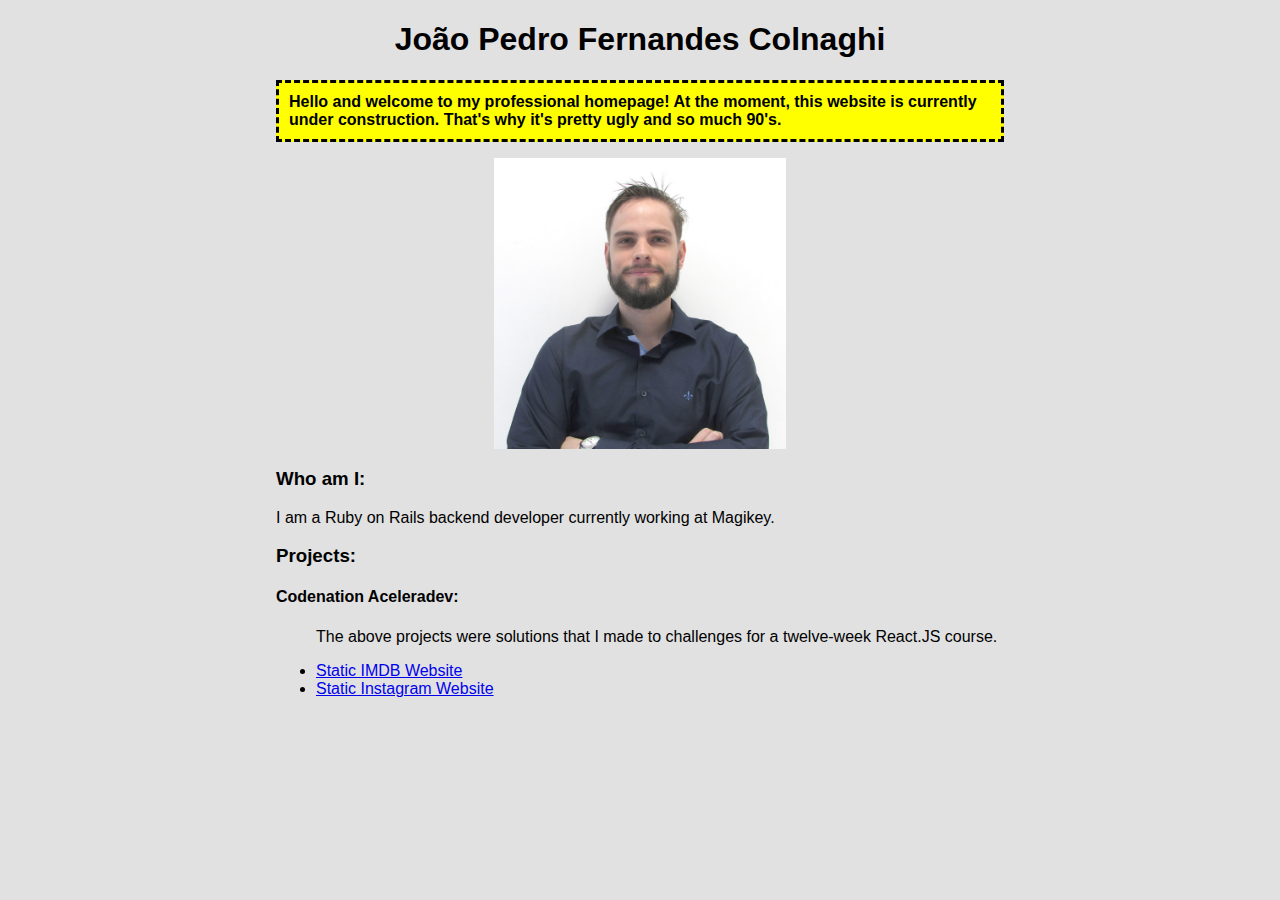
<file: index.html>
<!DOCTYPE html>
<html>
    <head>
        <meta charset="utf-8"> 
        <title>João Fernandes</title>
        <link rel="stylesheet" href="css/styles.css">
    </head>
    <body>
        <div class="container">
            <div>
                <h1>João Pedro Fernandes Colnaghi</h1>
            </div>
            <p class="construction">Hello and welcome to my professional homepage! At the moment, this website is currently under construction. That's why it's pretty ugly and so much 90's.</p>
            <img class="profile" src="images/profile_pic.png" alt="A picture of me">
            <div>
                <h3>Who am I:</h3>
    
    
                <p>I am a Ruby on Rails backend developer currently working at Magikey.</p>
                
            </div>
            <div>
                <h3>Projects:</h3>
                <h4>Codenation Aceleradev:</h3>
                <ul>
                    <p>The above projects were solutions that I made to challenges for a twelve-week React.JS course.</p>
                    <li>
                        <a href="static_imdb/imdb.html">Static IMDB Website</a>
                    </li>
                    <li>
                        <a href="static_instagram/instagram.html">Static Instagram Website</a>
                    </li>
                </ul>
            </div>
        </div>
    </body>
</html>
</file>
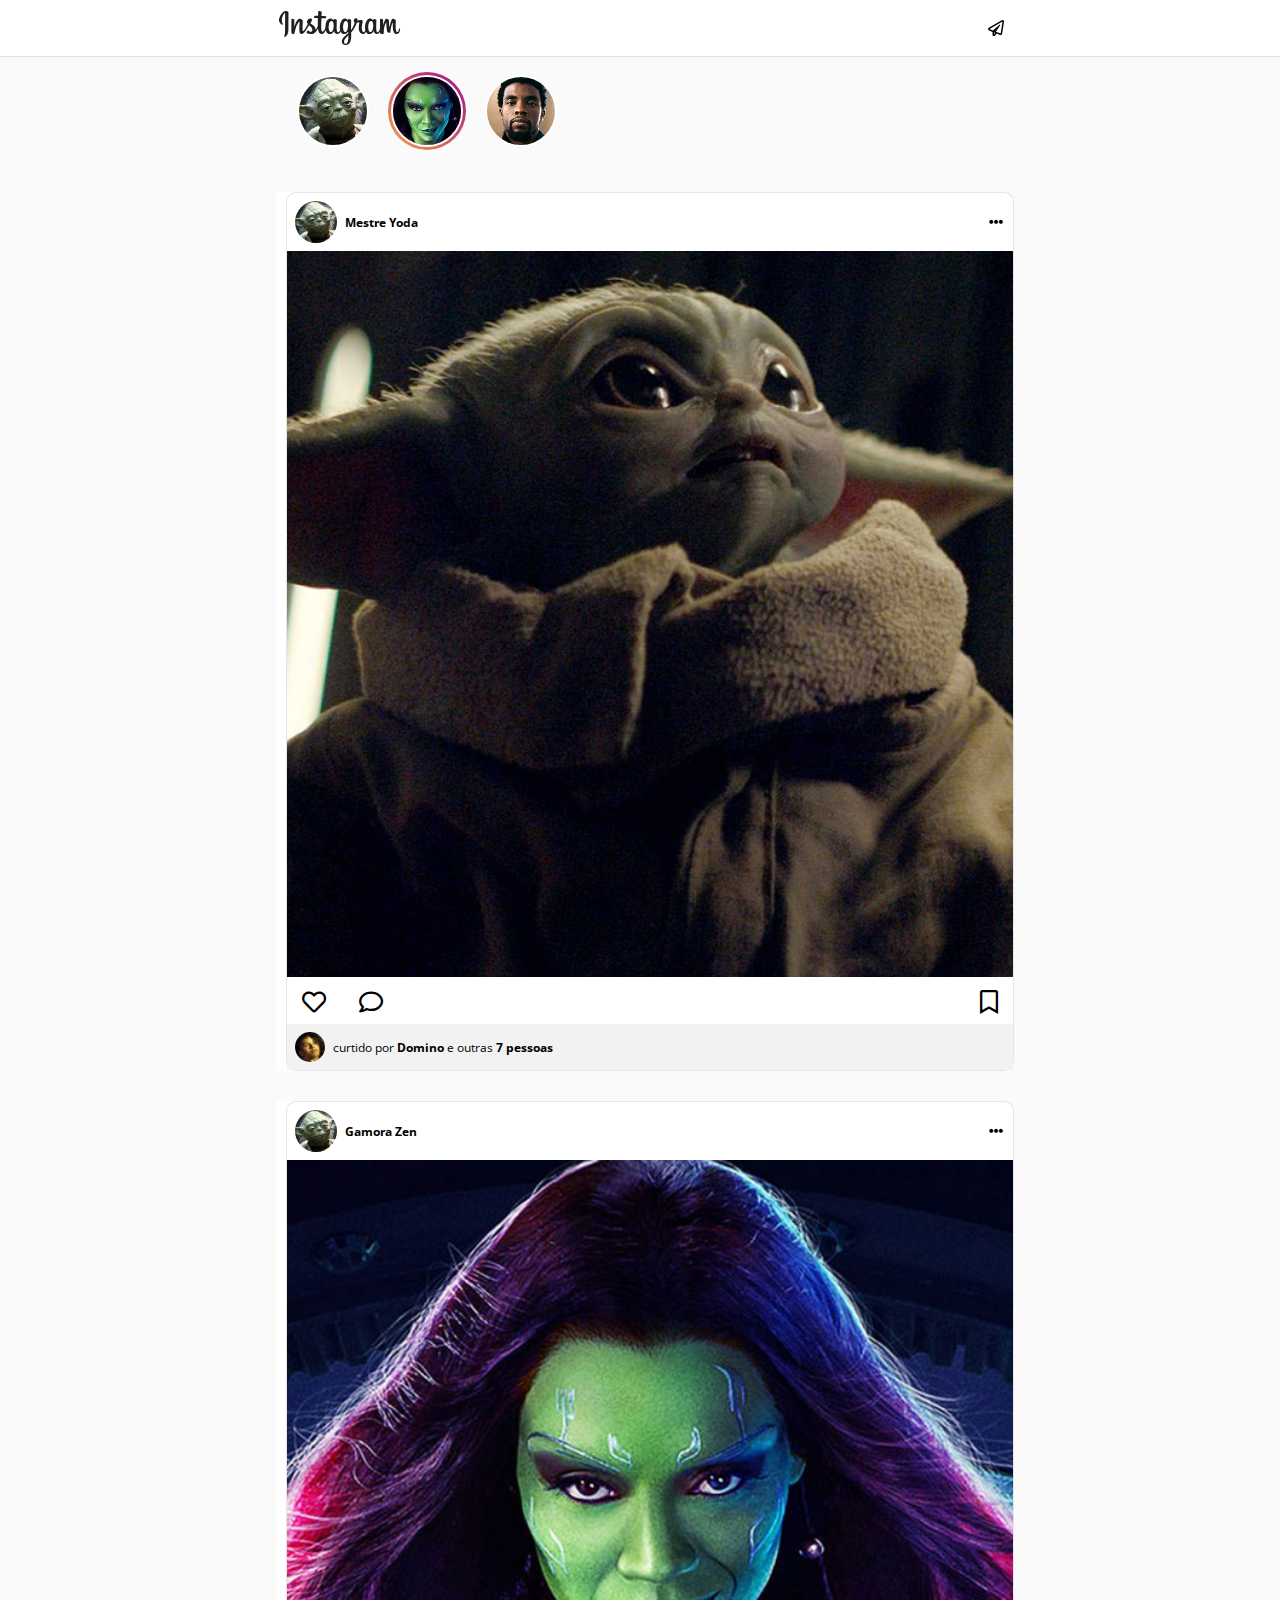
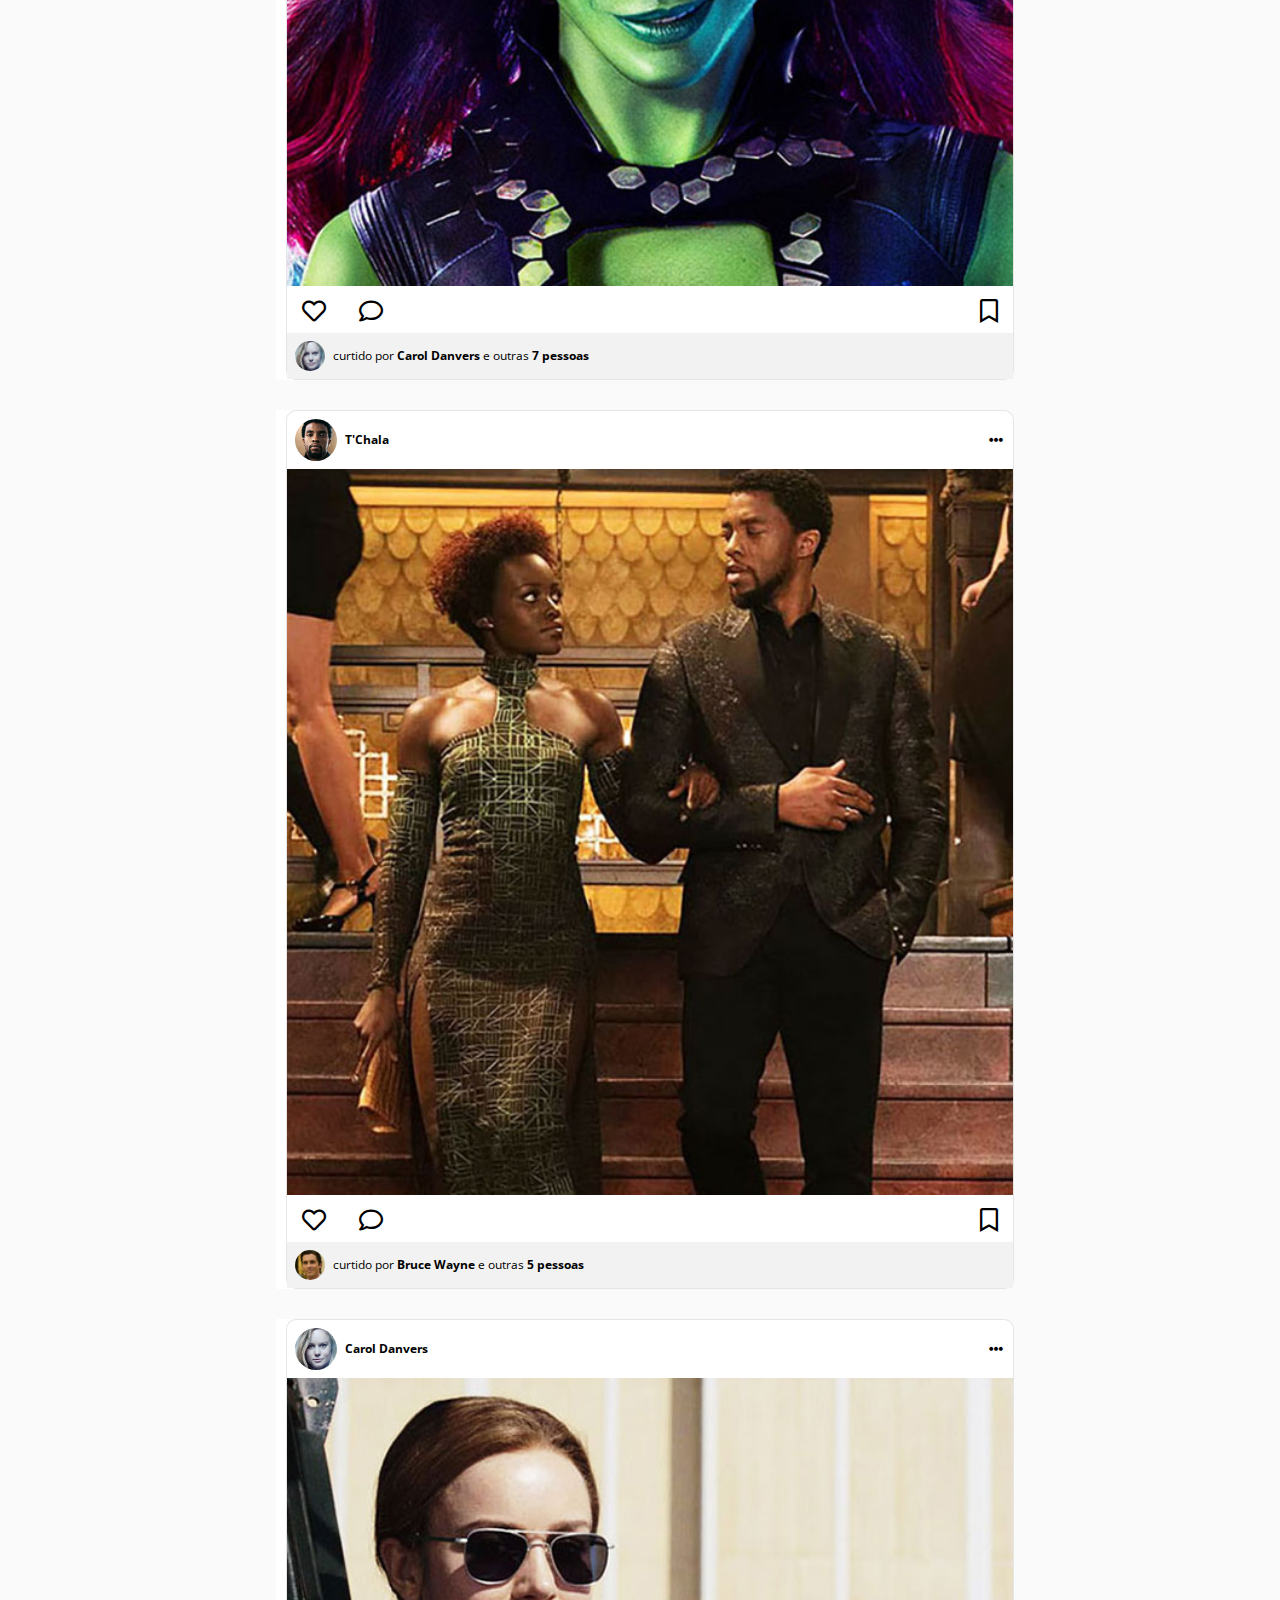
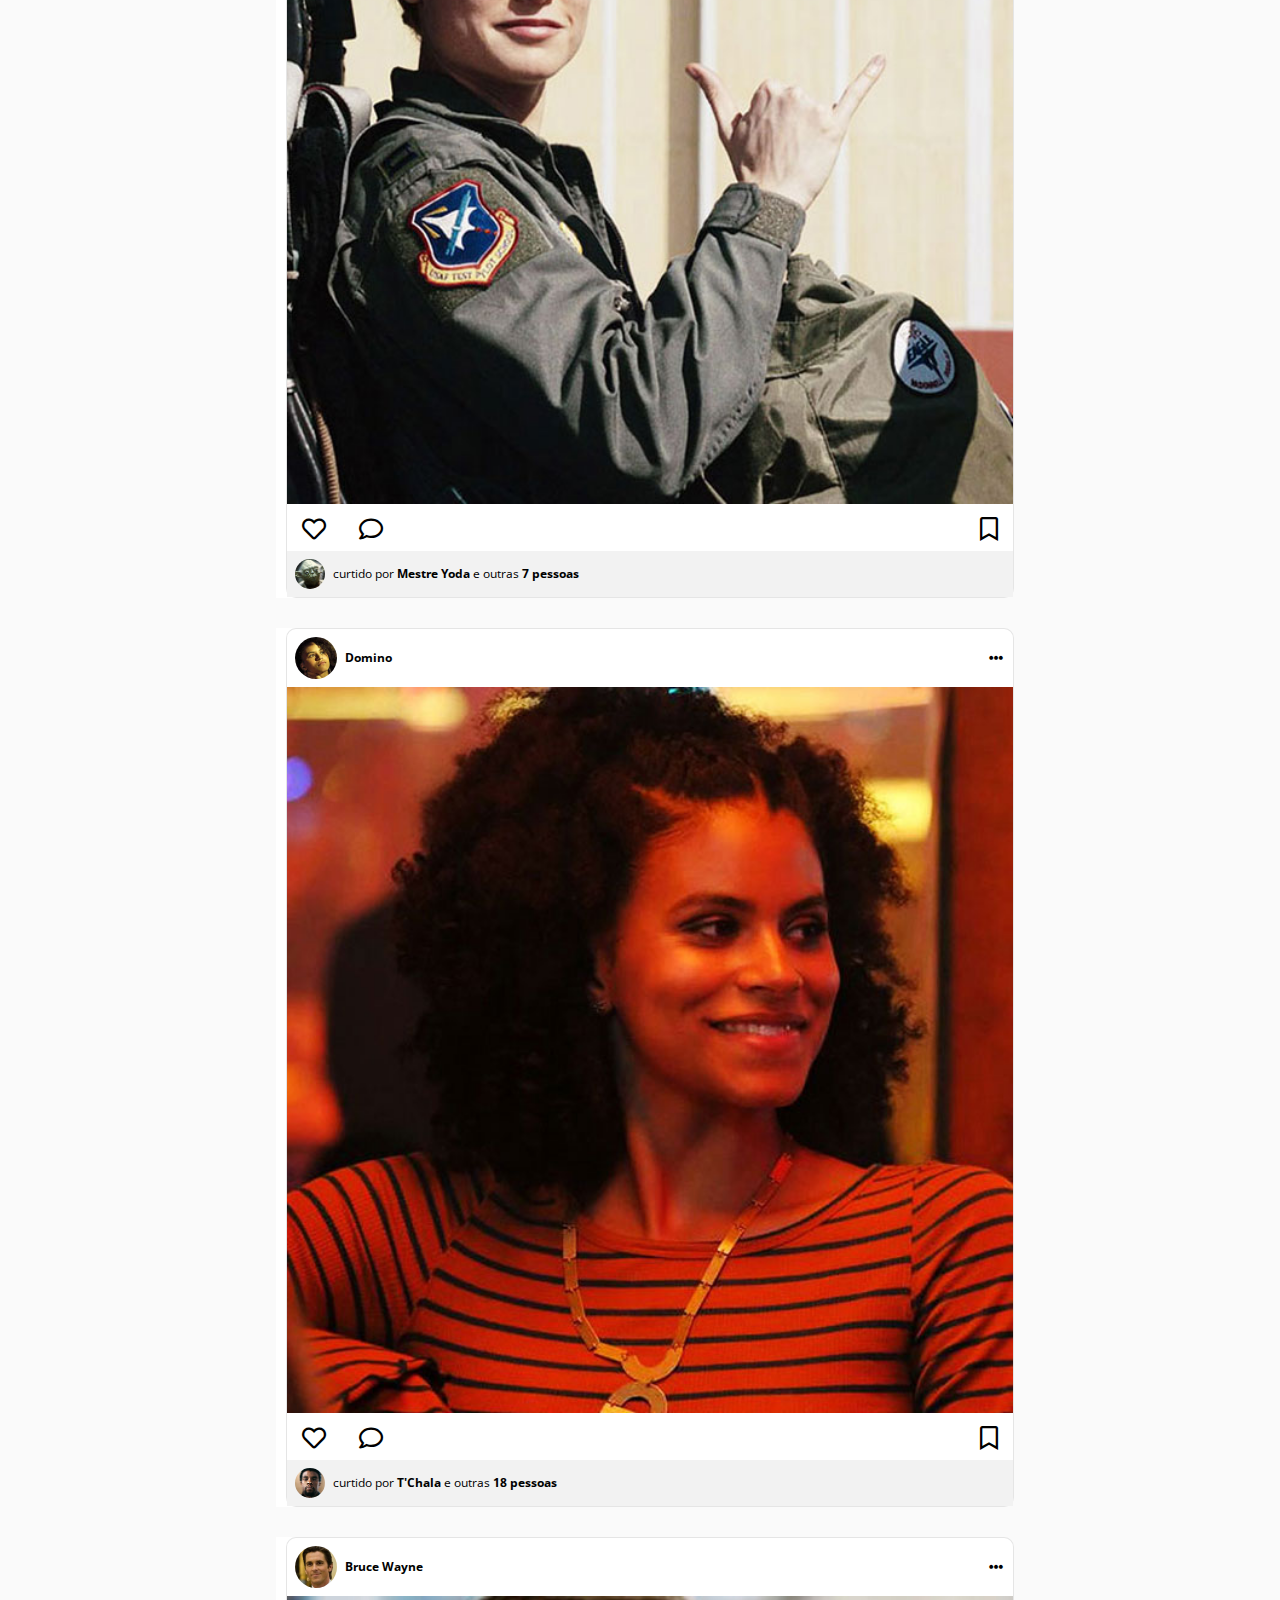
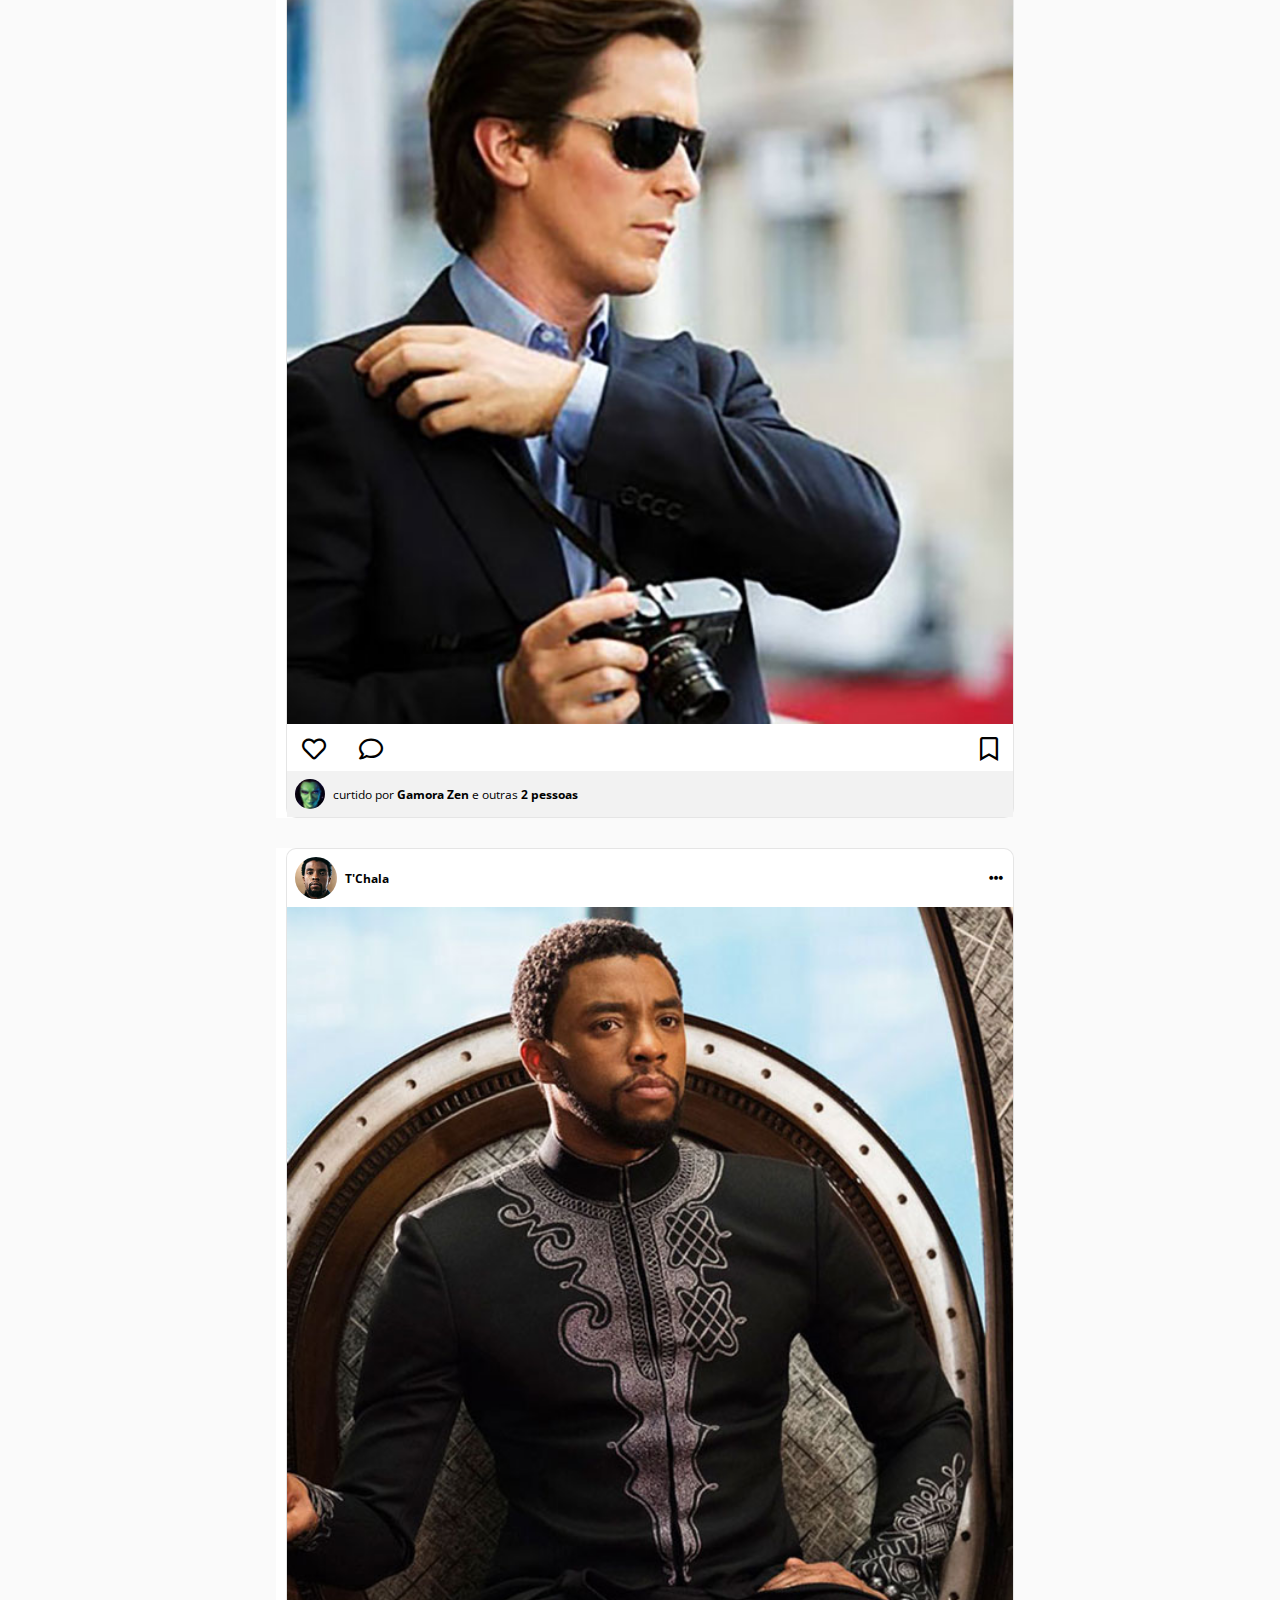
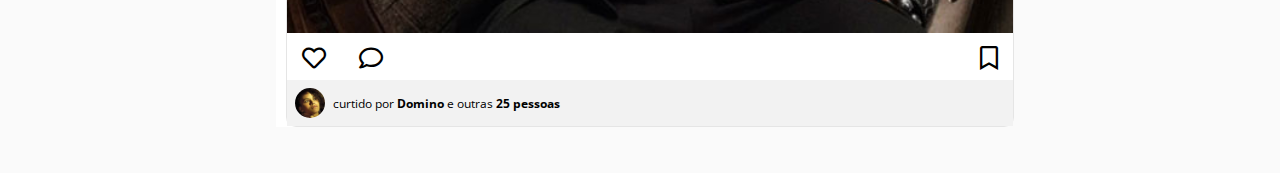
<file: public/index.html>
<!DOCTYPE html>
<html class="no-js" lang="pt-br">
	<head>
		<meta charset="utf-8" />
		<title>Instagram Codenation</title>
		<meta name="description" content="" />
		<link rel="shortcut icon" type="image/png" href="/favicon.png" />
		<meta name="viewport" content="width=device-width, initial-scale=1" />

		<link rel="stylesheet" href="css/normalize.css" />
		<link rel="stylesheet" href="css/fontawesome.min.css" />
		<link rel="stylesheet" href="css/main.css" />
	</head>
	<body>
		<header class="header">
			<div class="container">
				<a href="" class="header__logo">
					<img src="img/instagram-logo.svg" alt="">
				</a>
				<a class="header__icon">
					<i class="far fa-paper-plane"></i>
				</a>
			</div>
		</header>
		<div class="container">
			<section class="stories">
				<div class="story__container">
					<a href="#" class="user__thumb"><span class="user__thumb__wrapper"><img src="img/profiles/yoda/yoda-profile.jpg" alt=""></span></a>
					<a href="#" class="user__thumb user__thumb--new"><span class="user__thumb__wrapper"><img src="img/profiles/gamora/gamora-profile.jpg" alt=""></span></a>
					<a href="#" class="user__thumb"><span class="user__thumb__wrapper"><img src="img/profiles/black-panther/black-panther-profile.jpg" alt=""></span></a>					
				</div>
			</section>
			<section class="feed">
				<article class="post">
					<figure class="feed__card">
						<div class="feed__card__user">
							<div>
								<img src="img/profiles/yoda/yoda-profile.jpg" alt="">
								Mestre Yoda
							</div>
							<div><i class="fas fa-ellipsis-h"></i></div>
						</div>
						<img src="img/profiles/yoda/yoda-1.jpg" alt="">
						<div class="post__controls">
							<div>
								<a href="#">
									<i class="far fa-heart"></i>
								</a>
								<a href="">
									<i class="far fa-comment"></i>
								</a>
							</div>
							<div>
								<a href="">
									<i class="far fa-bookmark"></i>
								</a>
							</div>
						</div>
						<div class="feed__card__liked">
							<a href="#" class="user__thumb">
								<img src="img/profiles/domino/domino-profile.jpg" alt="">
							</a>
							<span>
								curtido por <a href="#">Domino</a> e outras <a href="#">7 pessoas</a>
							</span>
						</div>
					</figure>
				</article>
				<article class="post">
					<figure class="feed__card">
						<div class="feed__card__user">
							<div>
								<img src="img/profiles/yoda/yoda-profile.jpg" alt="">
								Gamora Zen
							</div>
							<div><i class="fas fa-ellipsis-h"></i></div>
						</div>
						<img src="img/profiles/gamora/gamora-1.jpg" alt="">
						<div class="post__controls">
							<div>
								<a href="#">
									<i class="far fa-heart"></i>
								</a>
								<a href="">
									<i class="far fa-comment"></i>
								</a>
							</div>
							<div>
								<a href="">
									<i class="far fa-bookmark"></i>
								</a>
							</div>
						</div>
						<div class="feed__card__liked">
							<a href="#" class="user__thumb">
								<img src="img/profiles/carol/carol-profile.jpg" alt="">
							</a>
							<span>
								curtido por <a href="#">Carol Danvers</a> e outras <a href="#">7 pessoas</a>
							</span>
						</div>
					</figure>
				</article>
				<article class="post">
					<figure class="feed__card">
						<div class="feed__card__user">
							<div>
								<img src="img/profiles/black-panther/black-panther-profile.jpg" alt="">
								T'Chala
							</div>
							<div><i class="fas fa-ellipsis-h"></i></div>
						</div>
						<img src="img/profiles/black-panther/black-panther-1.jpg" alt="">
						<div class="post__controls">
							<div>
								<a href="#">
									<i class="far fa-heart"></i>
								</a>
								<a href="">
									<i class="far fa-comment"></i>
								</a>
							</div>
							<div>
								<a href="">
									<i class="far fa-bookmark"></i>
								</a>
							</div>
						</div>
						<div class="feed__card__liked">
							<a href="#" class="user__thumb">
								<img src="img/profiles/bruce/bruce-profile.jpg" alt="">
							</a>
							<span>
								curtido por <a href="#">Bruce Wayne</a> e outras <a href="#">5 pessoas</a>
							</span>
						</div>
					</figure>
				</article>
				<article class="post">
					<figure class="feed__card">
						<div class="feed__card__user">
							<div>
								<img src="img/profiles/carol/carol-profile.jpg" alt="">
								Carol Danvers
							</div>
							<div><i class="fas fa-ellipsis-h"></i></div>
						</div>
						<img src="img/profiles/carol/carol-1.jpg" alt="">
						<div class="post__controls">
							<div>
								<a href="#">
									<i class="far fa-heart"></i>
								</a>
								<a href="">
									<i class="far fa-comment"></i>
								</a>
							</div>
							<div>
								<a href="">
									<i class="far fa-bookmark"></i>
								</a>
							</div>
						</div>
						<div class="feed__card__liked">
							<a href="#" class="user__thumb">
								<img src="img/profiles/yoda/yoda-profile.jpg" alt="">
							</a>
							<span>
								curtido por <a href="#">Mestre Yoda</a> e outras <a href="#">7 pessoas</a>
							</span>
						</div>
					</figure>
				</article>
				<article class="post">
					<figure class="feed__card">
						<div class="feed__card__user">
							<div>
								<img src="img/profiles/domino/domino-profile.jpg" alt="">
								Domino
							</div>
							<div><i class="fas fa-ellipsis-h"></i></div>
						</div>
						<img src="img/profiles/domino/domino-1.jpg" alt="">
						<div class="post__controls">
							<div>
								<a href="#">
									<i class="far fa-heart"></i>
								</a>
								<a href="">
									<i class="far fa-comment"></i>
								</a>
							</div>
							<div>
								<a href="">
									<i class="far fa-bookmark"></i>
								</a>
							</div>
						</div>
						<div class="feed__card__liked">
							<a href="#" class="user__thumb">
								<img src="img/profiles/black-panther/black-panther-profile.jpg" alt="">
							</a>
							<span>
								curtido por <a href="#">T'Chala</a> e outras <a href="#">18 pessoas</a>
							</span>
						</div>
					</figure>
				</article>
				<article class="post">
					<figure class="feed__card">
						<div class="feed__card__user">
							<div>
								<img src="img/profiles/bruce/bruce-profile.jpg" alt="">
								Bruce Wayne
							</div>
							<div><i class="fas fa-ellipsis-h"></i></div>
						</div>
						<img src="img/profiles/bruce/bruce-1.jpg" alt="">
						<div class="post__controls">
							<div>
								<a href="#">
									<i class="far fa-heart"></i>
								</a>
								<a href="">
									<i class="far fa-comment"></i>
								</a>
							</div>
							<div>
								<a href="">
									<i class="far fa-bookmark"></i>
								</a>
							</div>
						</div>
						<div class="feed__card__liked">
							<a href="#" class="user__thumb">
								<img src="img/profiles/gamora/gamora-profile.jpg" alt="">
							</a>
							<span>
								curtido por <a href="#">Gamora Zen</a> e outras <a href="#">2 pessoas</a>
							</span>
						</div>
					</figure>
				</article>
				<article class="post">
					<figure class="feed__card">
						<div class="feed__card__user">
							<div>
								<img src="img/profiles/black-panther/black-panther-profile.jpg" alt="">
								T'Chala
							</div>
							<div><i class="fas fa-ellipsis-h"></i></div>
						</div>
						<img src="img/profiles/black-panther/black-panther-3.jpg" alt="">
						<div class="post__controls">
							<div>
								<a href="#">
									<i class="far fa-heart"></i>
								</a>
								<a href="">
									<i class="far fa-comment"></i>
								</a>
							</div>
							<div>
								<a href="">
									<i class="far fa-bookmark"></i>
								</a>
							</div>
						</div>
						<div class="feed__card__liked">
							<a href="#" class="user__thumb">
								<img src="img/profiles/domino/domino-profile.jpg" alt="">
							</a>
							<span>
								curtido por <a href="#">Domino</a> e outras <a href="#">25 pessoas</a>
							</span>
						</div>
					</figure>
				</article>
			</section>
		</div>

	</body>
</html>
</file>
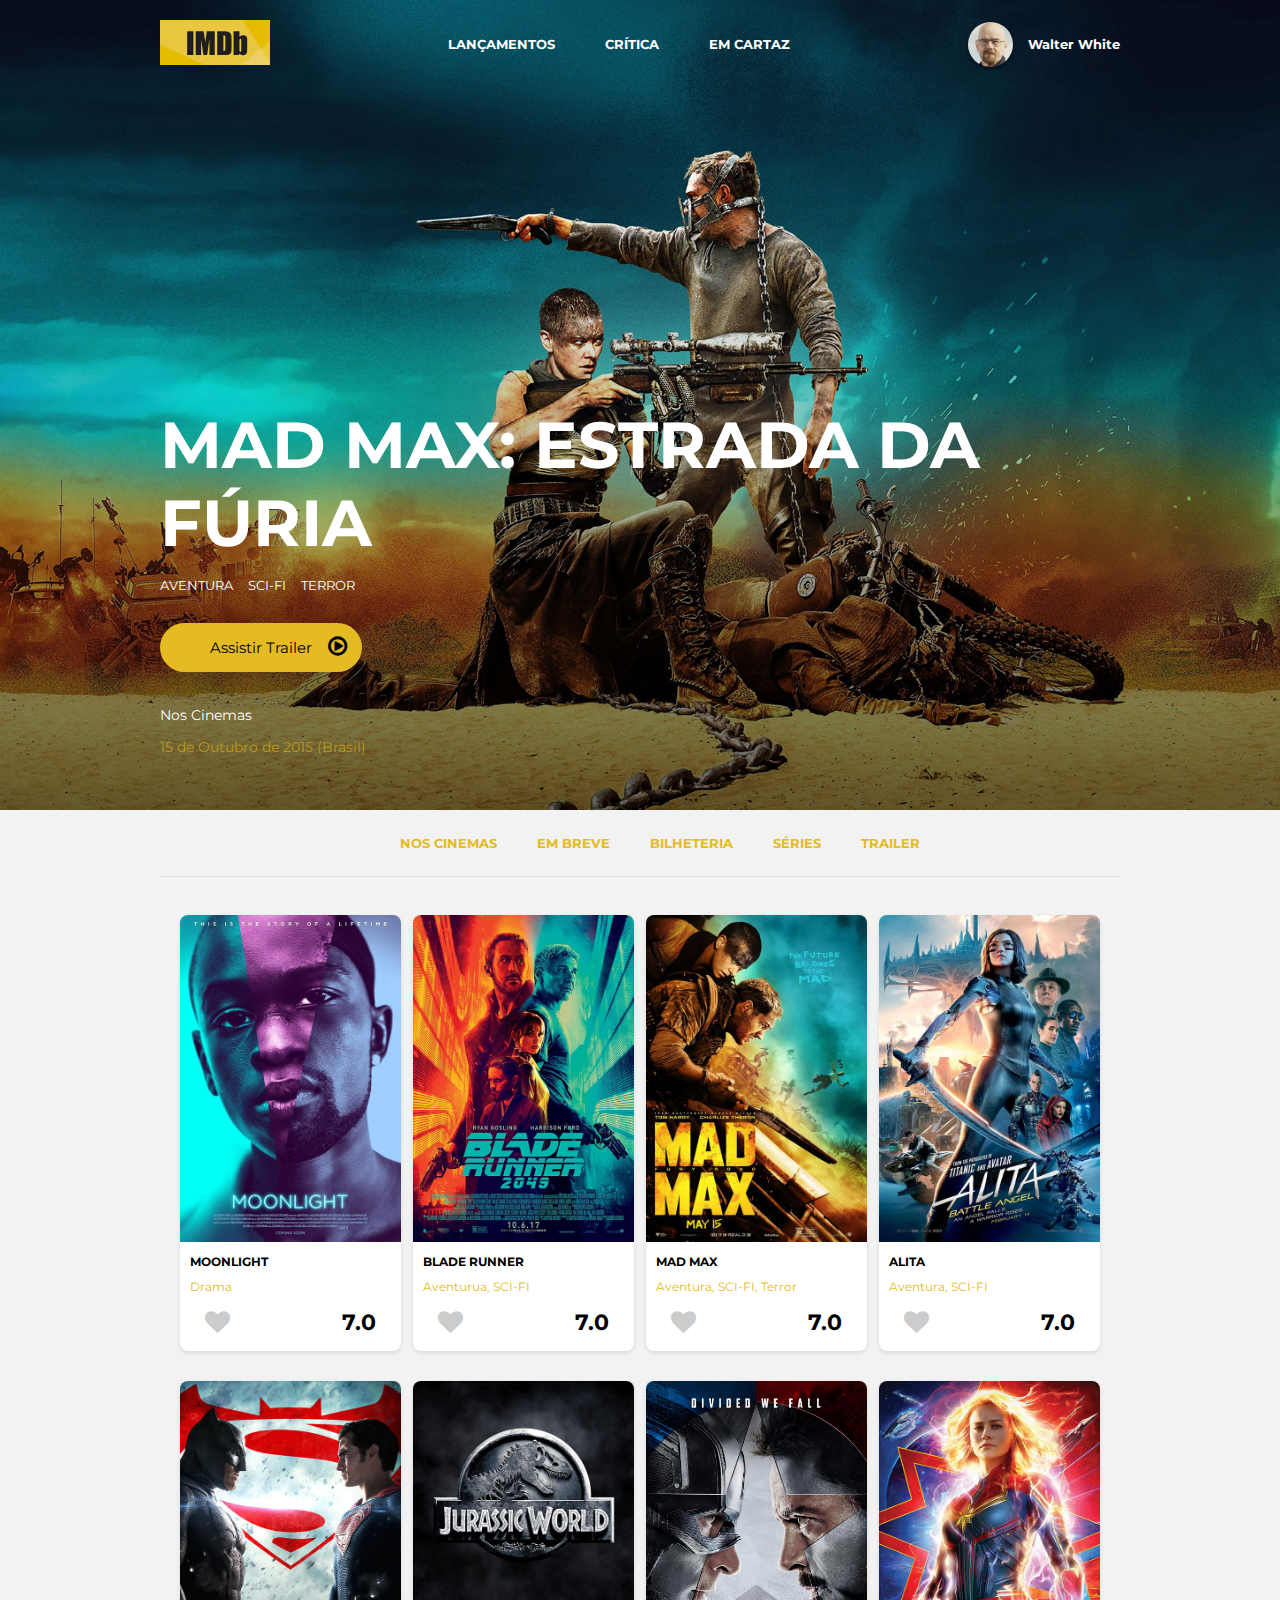
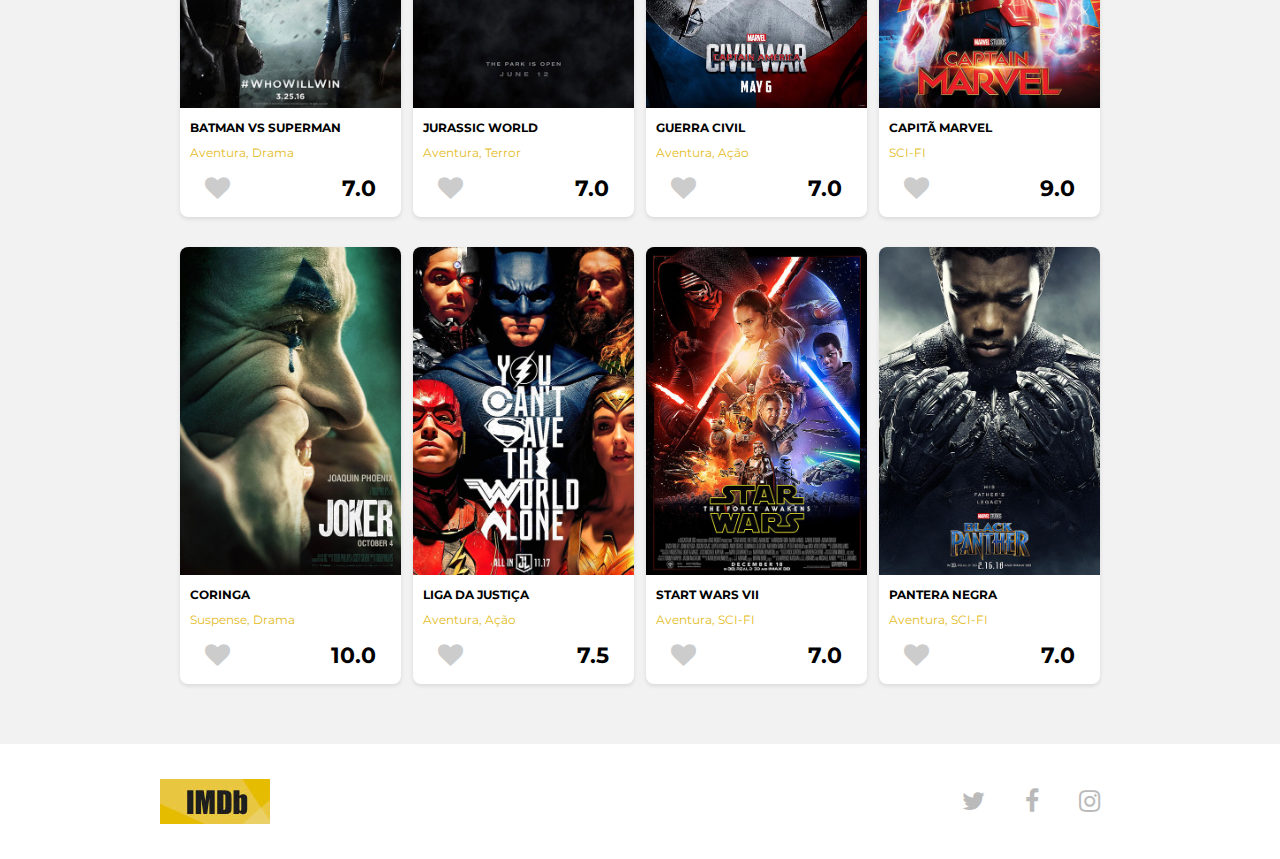
<file: static_imdb/imdb.html>
<!DOCTYPE html>
<html class="no-js" lang="pt-br">
	<head>
		<meta charset="utf-8" />
		<meta http-equiv="x-ua-compatible" content="ie=edge" />
		<title>IMDB - CodeNation Filmes</title>
		<meta name="description" content="" />
		<link rel="shortcut icon" type="image/png" href="/favicon.png" />
		<meta name="viewport" content="width=device-width, initial-scale=1" />

		<link rel="stylesheet" href="css/normalize.css" />
		<link rel="stylesheet" href="css/main.css" />
	</head>

    <body class="vsc-initialized">
        <header class="head-main">
            <nav class="navbar-menu">
                <div class="container">
                    <a href="#" class="imdb-logo">
                        <img src="img/logo-imdb.jpg" alt="IMDB logo">
                    </a>
                    <ul class='navbar-list'>
                        <li><a href="#">LANÇAMENTOS</a></li>
                        <li><a href="#">CRÍTICA</a></li>
                        <li><a href="#">EM CARTAZ</a></li>
                    </ul>
                    <div class="navbar-user">
                        <div class="navbar-user-photo">
                            <img src="img/walter-white.jpg" alt="Walter White">
                        </div>
                        <div class="navbar-user-name">
                            Walter White
                        </div>
                    </div>
                </div>
			</nav>
			<div class="container">
				<h2 class="movie-title">MAD MAX: ESTRADA DA FÚRIA</h2>
				<p class='movie-gender'>
					<a href="#">AVENTURA</a>
					<a href="#">SCI-FI</a>
					<a href="#">TERROR</a>
				</p>
	
				<a href="#" class="watch-trailer">
					Assistir Trailer
					<i class="fa fa-play-circle-o"></i>
				</a>
				<div class="movie-info">
					<p>Nos Cinemas</p>
					<p class="movie-date">15 de Outubro de 2015 (Brasil)</p>
				</div>
			</div>
        </header>

        <section class="catalog">
            <div class="container">
                <nav class=middle-nav>
                    <ul class="middle-nav-list">
                        <li class="middle-nav-item"><a href="#">NOS CINEMAS</a></li>
                        <li class="middle-nav-item"><a href="#">EM BREVE</a></li>
                        <li class="middle-nav-item"><a href="#">BILHETERIA</a></li>
                        <li class="middle-nav-item"><a href="#">SÉRIES</a></li>
                        <li class="middle-nav-item"><a href="#">TRAILER</a></li>
                    </ul>
                </nav>
            </div>
            <div class="container">
                <ul class="cards">
                    <li class="movie-card">
                        <figure class="film-poster">
                            <img src="img/poster-moonlight.jpg" alt=" Moonlight">
                            <div class="poster-info">
                                <h3>Moonlight<h3>
                                <a href="#" class="film-poster-link">
                                    <i class="fa fa-play"></i>
                                </a>
                            </div>
                        </figure>
                        <div class='film-resume'>
                            <h3 class='film-resume-title'>Moonlight</h3>
                            <p class="film-resume-genre">
                                <a href="#">Drama</a>
                            </p>
                            <p class="film-resume-score">
                                <i class="fa fa-heart" aria-hidden="true"></i>
                                7.0
                            </p>
                        </div>
                    </li>
                    <li class="movie-card">
                        <figure class="film-poster">
                            <img src="img/poster-bladerunner.jpg" alt=" Moonlight">
                            <div class="poster-info">
                                <h3>Blade Runner<h3>
                                <a href="#" class="film-poster-link">
                                    <i class="fa fa-play"></i>
                                </a>
                            </div>
                        </figure>
                        <div class='film-resume'>
                            <h3 class='film-resume-title'>Blade Runner</h3>
                            <p class="film-resume-genre">
                                <a href="#">Aventurua, SCI-FI</a>
                            </p>
                            <p class="film-resume-score">
                                <i class="fa fa-heart" aria-hidden="true"></i>
                                7.0
                            </p>
                        </div>
                    </li>
                    <li class="movie-card">
                        <figure class="film-poster">
                            <img src="img/poster-mad-max.jpg" alt=" Moonlight">
                            <div class="poster-info">
                                <h3>Mad Max<h3>
                                <a href="#" class="film-poster-link">
                                    <i class="fa fa-play"></i>
                                </a>
                            </div>
                        </figure>
                        <div class='film-resume'>
                            <h3 class='film-resume-title'>Mad Max</h3>
                            <p class="film-resume-genre">
                                <a href="#">Aventura, SCI-FI, Terror</a>
                            </p>
                            <p class="film-resume-score">
                                <i class="fa fa-heart" aria-hidden="true"></i>
                                7.0
                            </p>
                        </div>
                    </li>
                    <li class="movie-card">
                        <figure class="film-poster">
                            <img src="img/poster-alita.jpg" alt=" Moonlight">
                            <div class="poster-info">
                                <h3>Alita<h3>
                                <a href="#" class="film-poster-link">
                                    <i class="fa fa-play"></i>
                                </a>
                            </div>
                        </figure>
                        <div class='film-resume'>
                            <h3 class='film-resume-title'>Alita</h3>
                            <p class="film-resume-genre">
                                <a href="#">Aventura, SCI-FI</a>
                            </p>
                            <p class="film-resume-score">
                                <i class="fa fa-heart" aria-hidden="true"></i>
                                7.0
                            </p>
                        </div>
                    </li>
                    <li class="movie-card">
                        <figure class="film-poster">
                            <img src="img/poster-batman-superman.jpg" alt=" Moonlight">
                            <div class="poster-info">
                                <h3>Batman vs Superman<h3>
                                <a href="#" class="film-poster-link">
                                    <i class="fa fa-play"></i>
                                </a>
                            </div>
                        </figure>
                        <div class='film-resume'>
                            <h3 class='film-resume-title'>Batman vs Superman</h3>
                            <p class="film-resume-genre">
                                <a href="#">Aventura, Drama</a>
                            </p>
                            <p class="film-resume-score">
                                <i class="fa fa-heart" aria-hidden="true"></i>
                                7.0
                            </p>
                        </div>
                    </li>
                    <li class="movie-card">
                        <figure class="film-poster">
                            <img src="img/poster-jurassic-world.jpg" alt=" Moonlight">
                            <div class="poster-info">
                                <h3>Jurassic World<h3>
                                <a href="#" class="film-poster-link">
                                    <i class="fa fa-play"></i>
                                </a>
                            </div>
                        </figure>
                        <div class='film-resume'>
                            <h3 class='film-resume-title'>Jurassic World</h3>
                            <p class="film-resume-genre">
                                <a href="#">Aventura, Terror</a>
                            </p>
                            <p class="film-resume-score">
                                <i class="fa fa-heart" aria-hidden="true"></i>
                                7.0
                            </p>
                        </div>
                    </li>
                    <li class="movie-card">
                        <figure class="film-poster">
                            <img src="img/poster-civil-war.jpg" alt=" Moonlight">
                            <div class="poster-info">
                                <h3>Guerra Civil<h3>
                                <a href="#" class="film-poster-link">
                                    <i class="fa fa-play"></i>
                                </a>
                            </div>
                        </figure>
                        <div class='film-resume'>
                            <h3 class='film-resume-title'>Guerra Civil</h3>
                            <p class="film-resume-genre">
                                <a href="#">Aventura, Ação</a>
                            </p>
                            <p class="film-resume-score">
                                <i class="fa fa-heart" aria-hidden="true"></i>
                                7.0
                            </p>
                        </div>
                    </li>
                    <li class="movie-card">
                        <figure class="film-poster">
                            <img src="img/poster-capita-marvel.jpg" alt=" Moonlight">
                            <div class="poster-info">
                                <h3>Capitã Marvel<h3>
                                <a href="#" class="film-poster-link">
                                    <i class="fa fa-play"></i>
                                </a>
                            </div>
                        </figure>
                        <div class='film-resume'>
                            <h3 class='film-resume-title'>Capitã Marvel</h3>
                            <p class="film-resume-genre">
                                <a href="#">SCI-FI</a>
                            </p>
                            <p class="film-resume-score">
                                <i class="fa fa-heart" aria-hidden="true"></i>
                                9.0
                            </p>
                        </div>
                    </li>
                    <li class="movie-card">
                        <figure class="film-poster">
                            <img src="img/poster-coringa.jpg" alt=" Moonlight">
                            <div class="poster-info">
                                <h3>Coringa<h3>
                                <a href="#" class="film-poster-link">
                                    <i class="fa fa-play"></i>
                                </a>
                            </div>
                        </figure>
                        <div class='film-resume'>
                            <h3 class='film-resume-title'>Coringa</h3>
                            <p class="film-resume-genre">
                                <a href="#">Suspense, Drama</a>
                            </p>
                            <p class="film-resume-score">
                                <i class="fa fa-heart" aria-hidden="true"></i>
                                10.0
                            </p>
                        </div>
                    </li>
                    <li class="movie-card">
                        <figure class="film-poster">
                            <img src="img/poster-liga-justica.jpg" alt=" Moonlight">
                            <div class="poster-info">
                                <h3>Liga da Justiça<h3>
                                <a href="#" class="film-poster-link">
                                    <i class="fa fa-play"></i>
                                </a>
                            </div>
                        </figure>
                        <div class='film-resume'>
                            <h3 class='film-resume-title'>Liga da Justiça</h3>
                            <p class="film-resume-genre">
                                <a href="#">Aventura, Ação</a>
                            </p>
                            <p class="film-resume-score">
                                <i class="fa fa-heart" aria-hidden="true"></i>
                                7.5
                            </p>
                        </div>
                    </li>
                    <li class="movie-card">
                        <figure class="film-poster">
                            <img src="img/poster-star-wars.jpg" alt=" Moonlight">
                            <div class="poster-info">
                                <h3>Start Wars VII<h3>
                                <a href="#" class="film-poster-link">
                                    <i class="fa fa-play"></i>
                                </a>
                            </div>
                        </figure>
                        <div class='film-resume'>
                            <h3 class='film-resume-title'>Start Wars VII</h3>
                            <p class="film-resume-genre">
                                <a href="#">Aventura, SCI-FI</a>
                            </p>
                            <p class="film-resume-score">
                                <i class="fa fa-heart" aria-hidden="true"></i>
                                7.0
                            </p>
                        </div>
                    </li>
                    <li class="movie-card">
                        <figure class="film-poster">
                            <img src="img/poster-pantera-negra.jpg" alt=" Moonlight">
                            <div class="poster-info">
                                <h3>Pantera Negra<h3>
                                <a href="#" class="film-poster-link">
                                    <i class="fa fa-play"></i>
                                </a>
                            </div>
                        </figure>
                        <div class='film-resume'>
                            <h3 class='film-resume-title'>Pantera Negra</h3>
                            <p class="film-resume-genre">
                                <a href="#">Aventura, SCI-FI</a>
                            </p>
                            <p class="film-resume-score">
                                <i class="fa fa-heart" aria-hidden="true"></i>
                                7.0
                            </p>
                        </div>
                    </li>
                </ul>
            </div>
        </section>
        <footer class="footer">
			<div class="container">
				<img class="footer-image" src="img/logo-imdb.jpg" alt="IMDB">
				<ul class='social-media-icons'>
					<li class='footer-item twitter'><a href="#"><i class="fa fa-twitter" aria-hidden="true"></i></a></li>
					<li class='footer-item facebook'><a href="#"><i class="fa fa-facebook" aria-hidden="true"></i></a></li>
					<li class='footer-item instagram'><a href="#"><i class="fa fa-instagram" aria-hidden="true"></i></a></li>
				</ul>
			</div>
        </footer>
    </body>
</html>
</file>
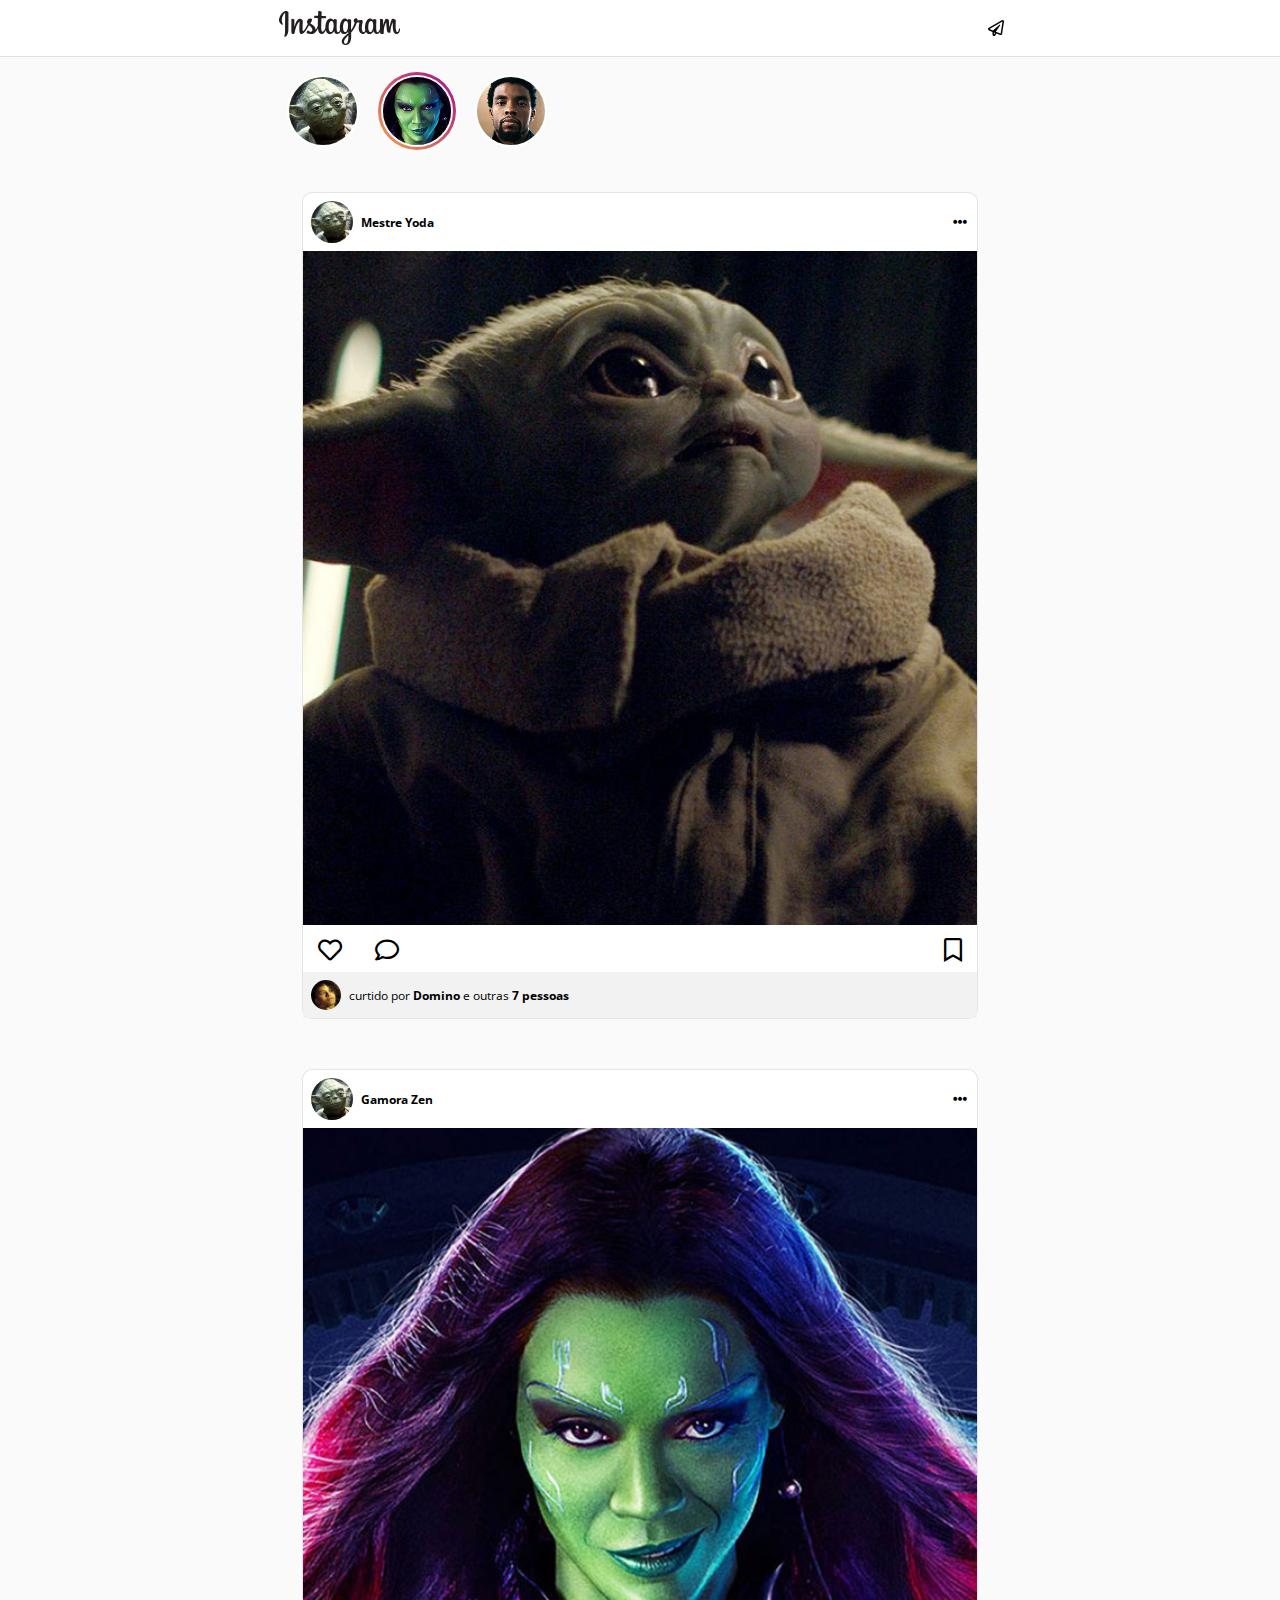
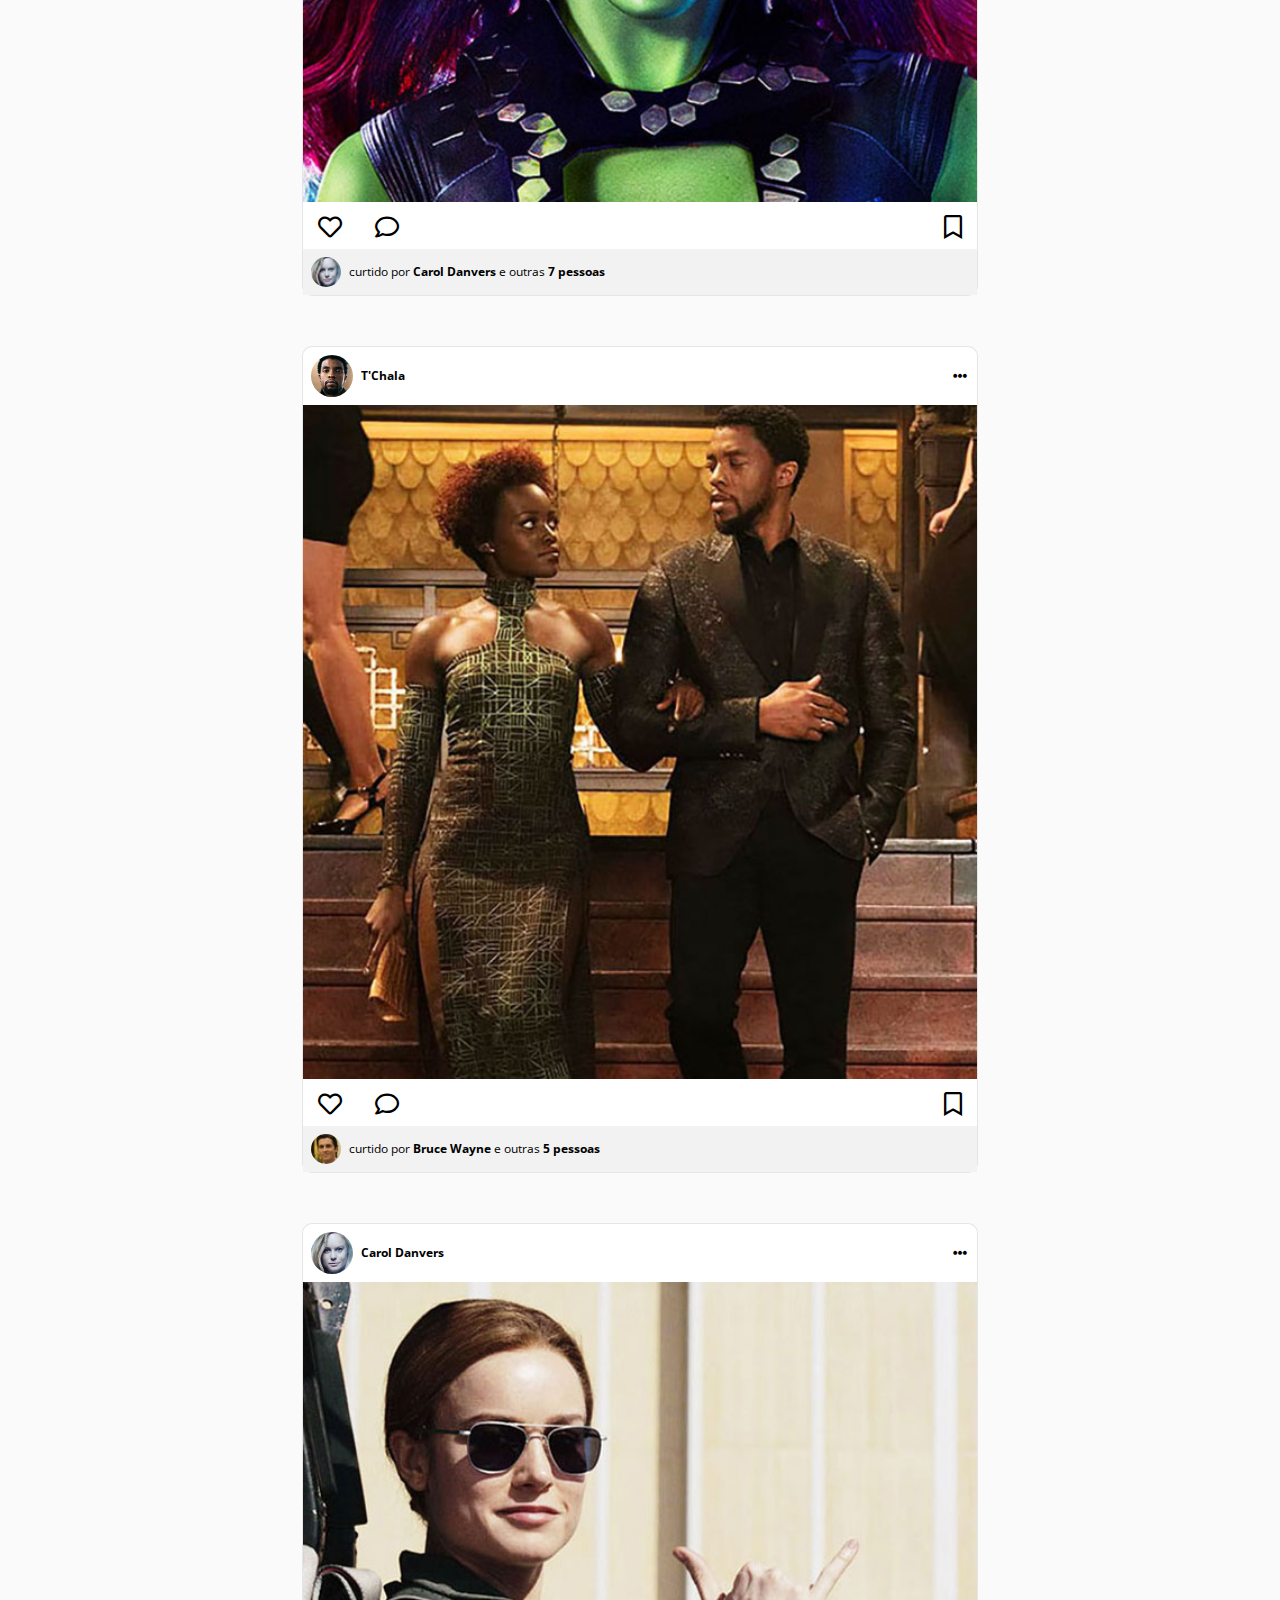
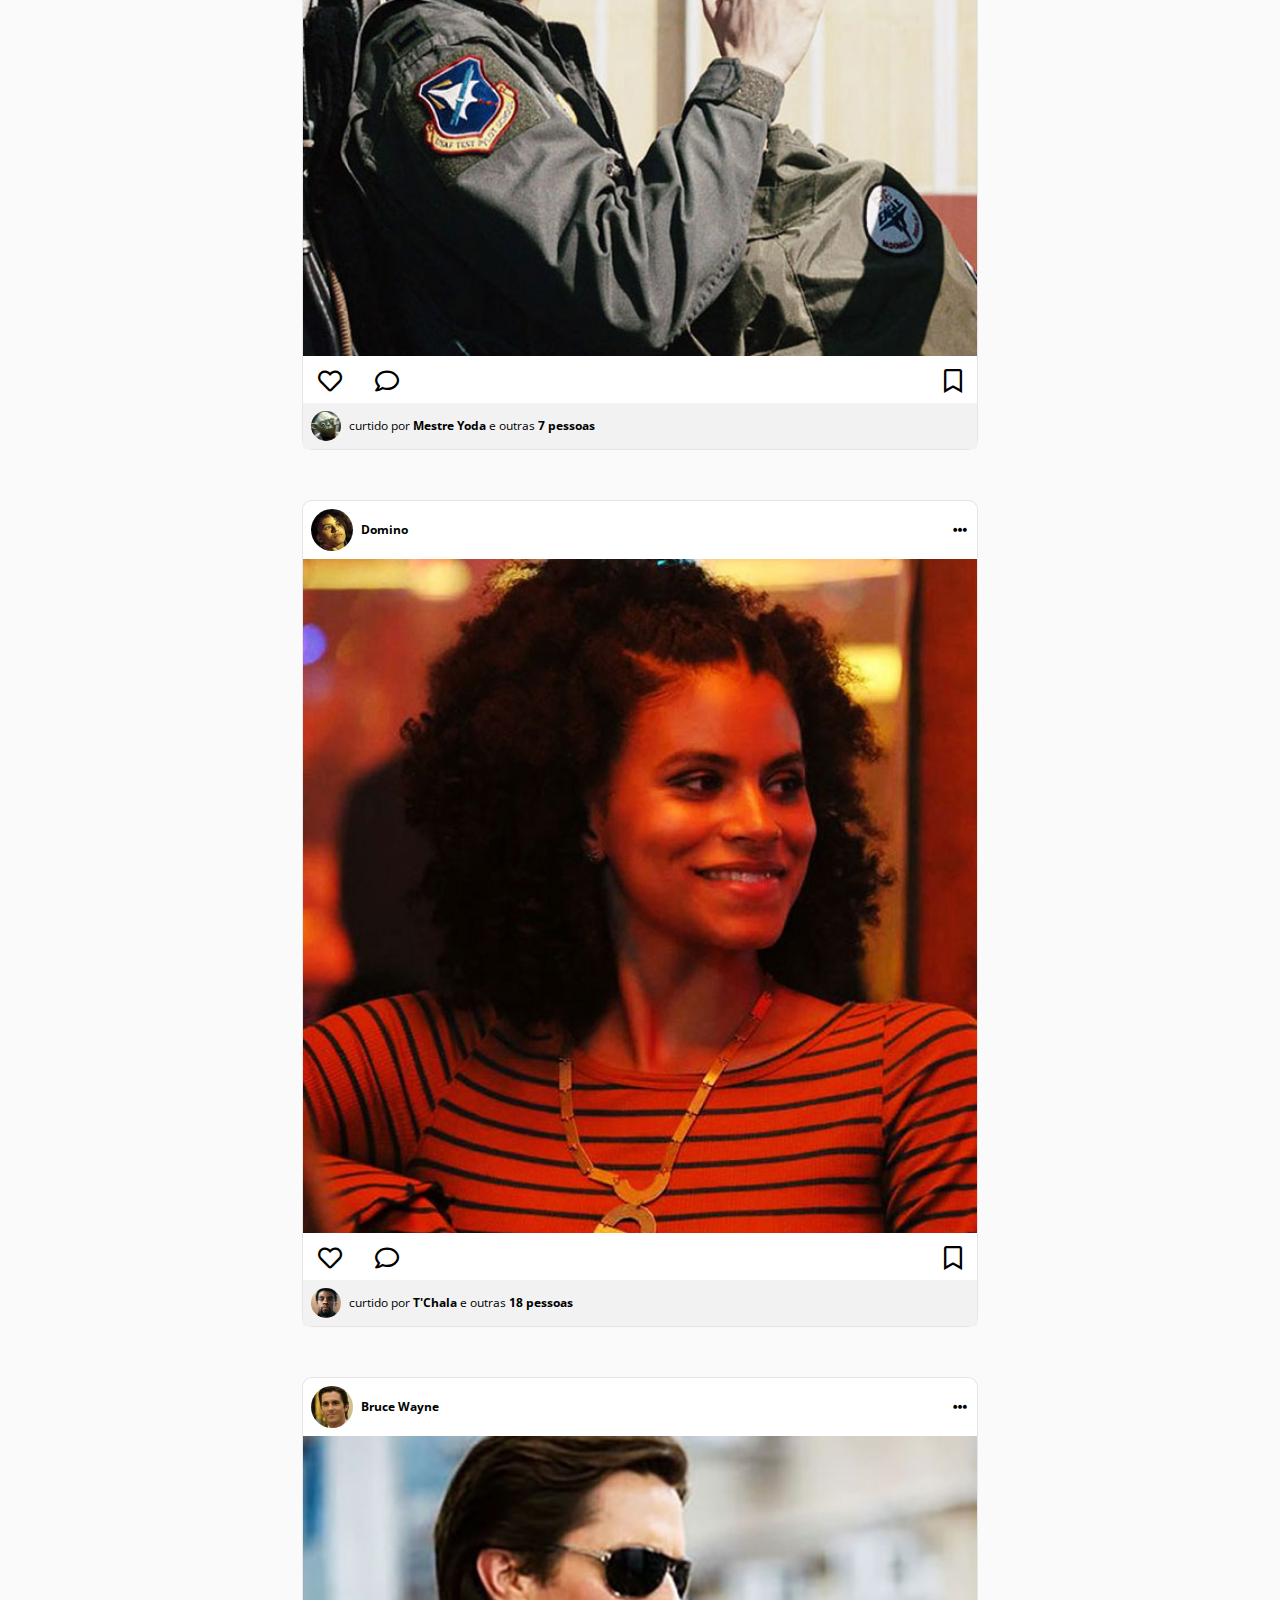
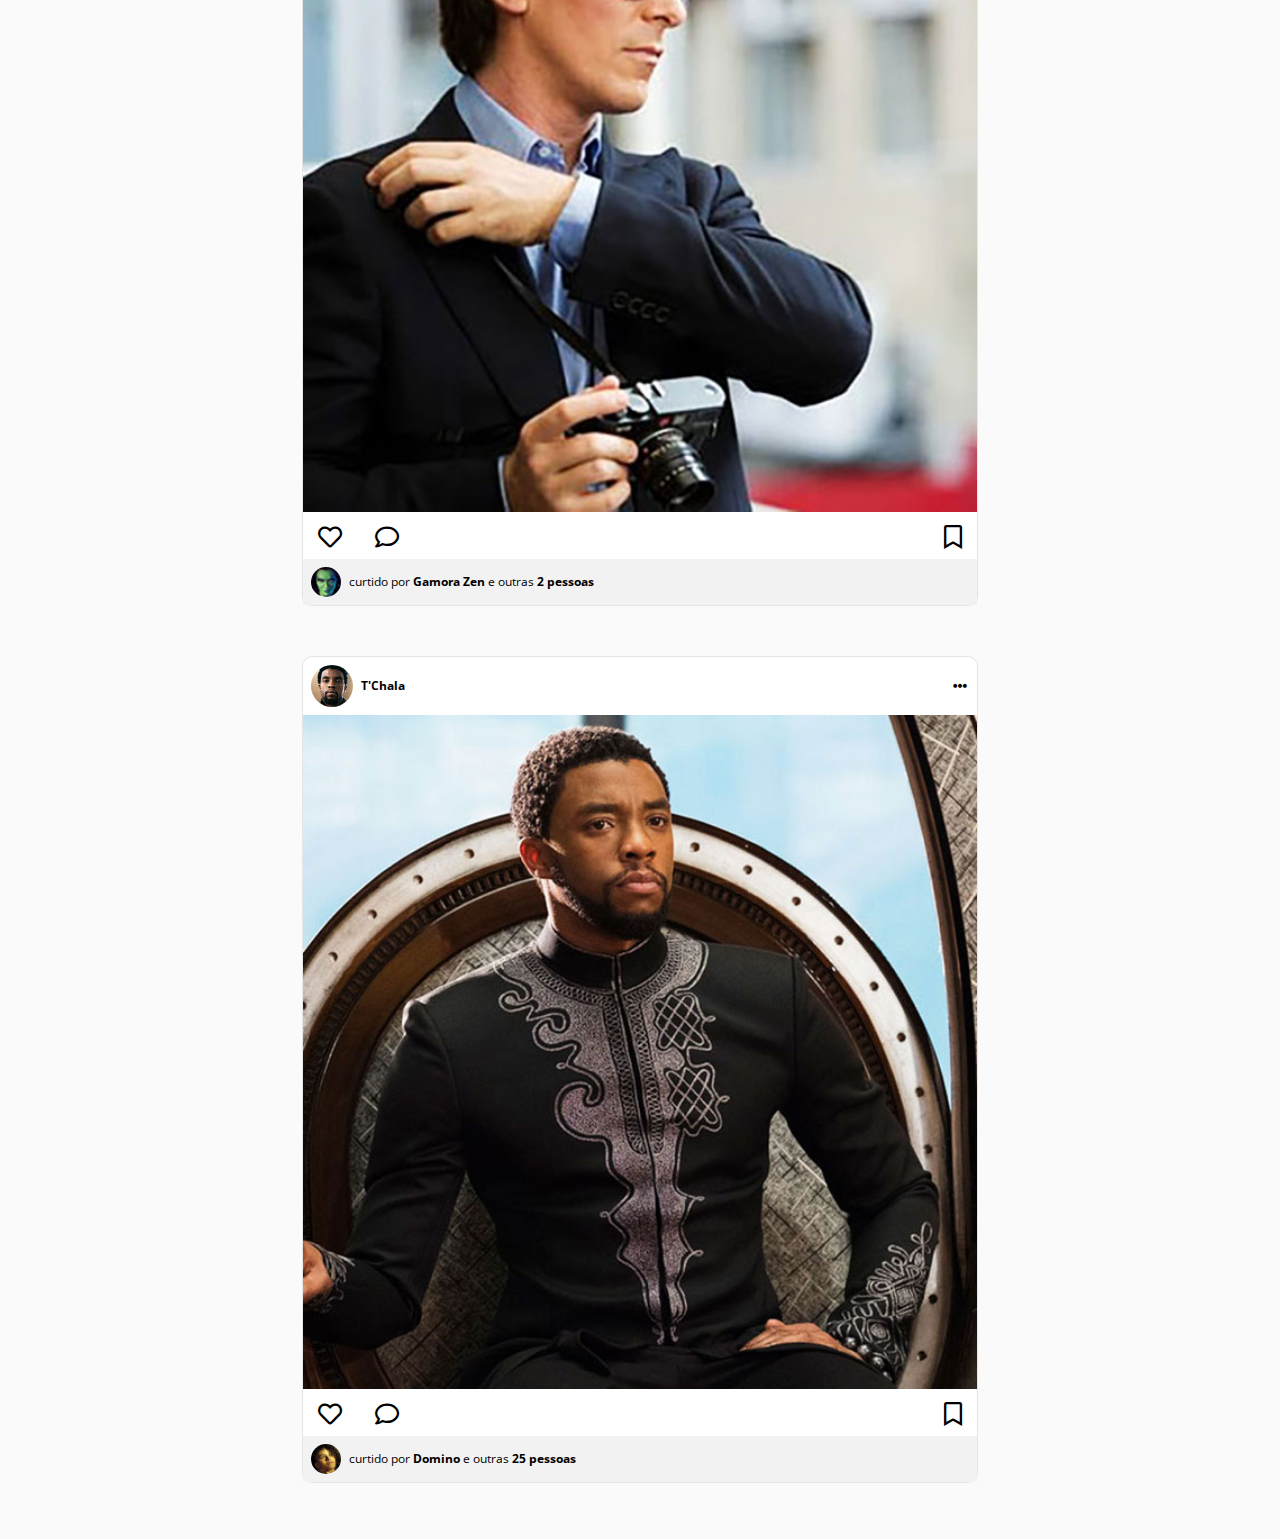
<file: static_instagram/instagram.html>
<!DOCTYPE html>
<html class="no-js" lang="pt-br">
	<head>
		<meta charset="utf-8" />
		<title>Instagram Codenation</title>
		<meta name="description" content="" />
		<link rel="shortcut icon" type="image/png" href="/favicon.png" />
		<meta name="viewport" content="width=device-width, initial-scale=1" />

		<link rel="stylesheet" href="css/normalize.css" />
		<link rel="stylesheet" href="css/fontawesome.min.css" />
		<link rel="stylesheet" href="css/main.css" />
	</head>
	<body>
		<header class="header">
			<div class="container">
				<a href="" class="header__logo">
					<img src="img/instagram-logo.svg" alt="">
				</a>
				<a class="header__icon">
					<i class="far fa-paper-plane"></i>
				</a>
			</div>
		</header>
		<div class="container">
			<section class="stories">
				<div class="story__container">
					<a href="#" class="user__thumb"><span class="user__thumb__wrapper"><img src="img/profiles/yoda/yoda-profile.jpg" alt=""></span></a>
					<a href="#" class="user__thumb user__thumb--new"><span class="user__thumb__wrapper"><img src="img/profiles/gamora/gamora-profile.jpg" alt=""></span></a>
					<a href="#" class="user__thumb"><span class="user__thumb__wrapper"><img src="img/profiles/black-panther/black-panther-profile.jpg" alt=""></span></a>					
				</div>
			</section>
		</div>
		<div class="container">
			<section class="feed">
				<article class="post">
					<figure class="feed__card">
						<div class="feed__card__user">
							<div>
								<img src="img/profiles/yoda/yoda-profile.jpg" alt="">
								Mestre Yoda
							</div>
							<div><i class="fas fa-ellipsis-h"></i></div>
						</div>
						<img src="img/profiles/yoda/yoda-1.jpg" alt="">
						<div class="post__controls">
							<div>
								<a href="#">
									<i class="far fa-heart"></i>
								</a>
								<a href="">
									<i class="far fa-comment"></i>
								</a>
							</div>
							<div>
								<a href="">
									<i class="far fa-bookmark"></i>
								</a>
							</div>
						</div>
						<div class="feed__card__liked">
							<a href="#" class="user__thumb">
								<img src="img/profiles/domino/domino-profile.jpg" alt="">
							</a>
							<span>
								curtido por <a href="#">Domino</a> e outras <a href="#">7 pessoas</a>
							</span>
						</div>
					</figure>
				</article>
				<article class="post">
					<figure class="feed__card">
						<div class="feed__card__user">
							<div>
								<img src="img/profiles/yoda/yoda-profile.jpg" alt="">
								Gamora Zen
							</div>
							<div><i class="fas fa-ellipsis-h"></i></div>
						</div>
						<img src="img/profiles/gamora/gamora-1.jpg" alt="">
						<div class="post__controls">
							<div>
								<a href="#">
									<i class="far fa-heart"></i>
								</a>
								<a href="">
									<i class="far fa-comment"></i>
								</a>
							</div>
							<div>
								<a href="">
									<i class="far fa-bookmark"></i>
								</a>
							</div>
						</div>
						<div class="feed__card__liked">
							<a href="#" class="user__thumb">
								<img src="img/profiles/carol/carol-profile.jpg" alt="">
							</a>
							<span>
								curtido por <a href="#">Carol Danvers</a> e outras <a href="#">7 pessoas</a>
							</span>
						</div>
					</figure>
				</article>
				<article class="post">
					<figure class="feed__card">
						<div class="feed__card__user">
							<div>
								<img src="img/profiles/black-panther/black-panther-profile.jpg" alt="">
								T'Chala
							</div>
							<div><i class="fas fa-ellipsis-h"></i></div>
						</div>
						<img src="img/profiles/black-panther/black-panther-1.jpg" alt="">
						<div class="post__controls">
							<div>
								<a href="#">
									<i class="far fa-heart"></i>
								</a>
								<a href="">
									<i class="far fa-comment"></i>
								</a>
							</div>
							<div>
								<a href="">
									<i class="far fa-bookmark"></i>
								</a>
							</div>
						</div>
						<div class="feed__card__liked">
							<a href="#" class="user__thumb">
								<img src="img/profiles/bruce/bruce-profile.jpg" alt="">
							</a>
							<span>
								curtido por <a href="#">Bruce Wayne</a> e outras <a href="#">5 pessoas</a>
							</span>
						</div>
					</figure>
				</article>
				<article class="post">
					<figure class="feed__card">
						<div class="feed__card__user">
							<div>
								<img src="img/profiles/carol/carol-profile.jpg" alt="">
								Carol Danvers
							</div>
							<div><i class="fas fa-ellipsis-h"></i></div>
						</div>
						<img src="img/profiles/carol/carol-1.jpg" alt="">
						<div class="post__controls">
							<div>
								<a href="#">
									<i class="far fa-heart"></i>
								</a>
								<a href="">
									<i class="far fa-comment"></i>
								</a>
							</div>
							<div>
								<a href="">
									<i class="far fa-bookmark"></i>
								</a>
							</div>
						</div>
						<div class="feed__card__liked">
							<a href="#" class="user__thumb">
								<img src="img/profiles/yoda/yoda-profile.jpg" alt="">
							</a>
							<span>
								curtido por <a href="#">Mestre Yoda</a> e outras <a href="#">7 pessoas</a>
							</span>
						</div>
					</figure>
				</article>
				<article class="post">
					<figure class="feed__card">
						<div class="feed__card__user">
							<div>
								<img src="img/profiles/domino/domino-profile.jpg" alt="">
								Domino
							</div>
							<div><i class="fas fa-ellipsis-h"></i></div>
						</div>
						<img src="img/profiles/domino/domino-1.jpg" alt="">
						<div class="post__controls">
							<div>
								<a href="#">
									<i class="far fa-heart"></i>
								</a>
								<a href="">
									<i class="far fa-comment"></i>
								</a>
							</div>
							<div>
								<a href="">
									<i class="far fa-bookmark"></i>
								</a>
							</div>
						</div>
						<div class="feed__card__liked">
							<a href="#" class="user__thumb">
								<img src="img/profiles/black-panther/black-panther-profile.jpg" alt="">
							</a>
							<span>
								curtido por <a href="#">T'Chala</a> e outras <a href="#">18 pessoas</a>
							</span>
						</div>
					</figure>
				</article>
				<article class="post">
					<figure class="feed__card">
						<div class="feed__card__user">
							<div>
								<img src="img/profiles/bruce/bruce-profile.jpg" alt="">
								Bruce Wayne
							</div>
							<div><i class="fas fa-ellipsis-h"></i></div>
						</div>
						<img src="img/profiles/bruce/bruce-1.jpg" alt="">
						<div class="post__controls">
							<div>
								<a href="#">
									<i class="far fa-heart"></i>
								</a>
								<a href="">
									<i class="far fa-comment"></i>
								</a>
							</div>
							<div>
								<a href="">
									<i class="far fa-bookmark"></i>
								</a>
							</div>
						</div>
						<div class="feed__card__liked">
							<a href="#" class="user__thumb">
								<img src="img/profiles/gamora/gamora-profile.jpg" alt="">
							</a>
							<span>
								curtido por <a href="#">Gamora Zen</a> e outras <a href="#">2 pessoas</a>
							</span>
						</div>
					</figure>
				</article>
				<article class="post">
					<figure class="feed__card">
						<div class="feed__card__user">
							<div>
								<img src="img/profiles/black-panther/black-panther-profile.jpg" alt="">
								T'Chala
							</div>
							<div><i class="fas fa-ellipsis-h"></i></div>
						</div>
						<img src="img/profiles/black-panther/black-panther-3.jpg" alt="">
						<div class="post__controls">
							<div>
								<a href="#">
									<i class="far fa-heart"></i>
								</a>
								<a href="">
									<i class="far fa-comment"></i>
								</a>
							</div>
							<div>
								<a href="">
									<i class="far fa-bookmark"></i>
								</a>
							</div>
						</div>
						<div class="feed__card__liked">
							<a href="#" class="user__thumb">
								<img src="img/profiles/domino/domino-profile.jpg" alt="">
							</a>
							<span>
								curtido por <a href="#">Domino</a> e outras <a href="#">25 pessoas</a>
							</span>
						</div>
					</figure>
				</article>
			</section>
		</div>

	</body>
</html>
</file>
<file: css/styles.css>
@media screen and (min-width: 728px){
	.container {
		width: 728px;
	}
}

.container {
    margin: 0 auto;
}

h1 {
    text-align: center;
}

body {
	display: block;
	background-color: rgb(225, 225, 225);
	font-family: 'Open Sans', sans-serif;
	margin: 0;
	color: #000;
}

.profile {
    max-width: 40%;
    display: block;
    margin: 0 auto;
}

.construction {
    font-weight: bold;
    background-color: yellow;
    padding: 10px;
    border-style: dashed ;
}
</file>
<file: public/css/main.css>
@import url('https://fonts.googleapis.com/css?family=Open+Sans:400,700&display=swap');

*,
*:after,
*:before {
	box-sizing: border-box;
}

html {
	font-size: 10px;
}

body {
	display: block;
	padding-top: 56px;
	font-family: 'Open Sans', sans-serif;
	margin: 0;
	background-color: #FAFAFA;
	color: #000;
}

@media screen and (min-width: 728px){
	.container {
		width: 728px;
	}
	.feed{
		padding: 16px 0;
	}
}

a {
	text-decoration: none;
	color: #000;
	font-weight: bold;
	background-color: transparent;
}

img {
	border: 0;
}

.container {
	margin: 0 auto;
}

.header .container{
	display: flex;
	justify-content: space-between;
	align-items: center;
}

.header {
	background-color: white;
	position: fixed;
	width: 100%;
	padding: 8px 16px;
	box-shadow: 0 1px 0 rgba(0, 0, 0, .1);
	top: 0;
}

.header__logo {
	display: inline-block;
	height: 40px;
}

.header__logo img{
	height: 100%;
}

.far {
	color: black;
	font-size: 16px;
}

.story__container {
	width: 100%;
	align-items: center;
	justify-content: flex-start;
	display: flex;
}

.stories {
	width: 100%;
	padding: 16px 0;
	margin: 0 10px;
}

.user__thumb--new {
	background: linear-gradient(45deg, rgba(245,160,77,1) 0%, rgba(160,15,139,1) 100%);
	width: 100%;
	height: 100%;
}

.stories .user__thumb {
	width: 78px;
	height: 78px;
	margin: 0 8px;
	justify-content: center;
	align-items: center;
}

.user__thumb {
	display: flex;
	border-radius: 100%;
	overflow: hidden;
}

.user__thumb img{
	width: 100%;
}

.stories .user__thumb__wrapper{
	height: 72px;
	width: 72px;
}

.user__thumb__wrapper {
	border-radius: 100%;
	border: 2px solid white;
	display: inline-block;
	overflow: hidden;
}

.feed {
	width: 100%;
	flex-direction: column;
}

.feed__card {
	background: white;
	border-radius: 10px;
	border: 1px solid rgba(0, 0, 0, .1);
	width: 100%;
	margin: 10px;
}

.feed__card img {
	width: 100%;
}

.feed__card__user {
	display: flex;
	justify-content: space-between;
	align-items: center;
}

.feed__card__user img {
	width: 42px;
	margin: 8px;
	border-radius: 100%;
}

.feed__card__user div {
	display: flex;
	align-items: center;
	font-weight: bold;
	font-size: 12px;
}

.feed__card__user i{
	margin: 0 10px;
	font-size: 14px;
}

.feed__card__liked {
	background-color: #f2f2f2;
	display: flex;
	align-items: center;
	font-size: 12px;
}

.feed__card__liked img {
	border-radius: 100%;
	width: 30px;
	margin: 8px;
}

.post__controls {
	display: flex;
	align-items: center;
	justify-content: space-between;
}

.post__controls i {
	font-size: 24px;
	margin: 10px 15px;
}

.post {
	background-color: white;
	margin-bottom: 30px;
}
</file>
<file: static_instagram/css/main.css>
@import url('https://fonts.googleapis.com/css?family=Open+Sans:400,700&display=swap');

*,
*:after,
*:before {
	box-sizing: border-box;
}

html {
	font-size: 10px;
}

body {
	display: block;
	padding-top: 56px;
	font-family: 'Open Sans', sans-serif;
	margin: 0;
	background-color: #FAFAFA;
	color: #000;
}

@media screen and (min-width: 728px){
	.container {
		width: 728px;
	}
	.feed{
		width: 100%;
		padding: 16px;
	}
}

a {
	text-decoration: none;
	color: #000;
	font-weight: bold;
	background-color: transparent;
}

img {
	border: 0;
}


.container {
	margin: 0 auto;
	padding: 0;
}

.header .container{
	display: flex;
	justify-content: space-between;
	align-items: center;
}

.header {
	background-color: white;
	position: fixed;
	width: 100%;
	padding: 8px 16px;
	box-shadow: 0 1px 0 rgba(0, 0, 0, .1);
	top: 0;
}

.header__logo {
	display: inline-block;
	height: 40px;
}

.header__logo img{
	height: 100%;
}

.far {
	color: black;
	font-size: 16px;
}

.story__container {
	width: 100%;
	align-items: center;
	justify-content: flex-start;
	display: flex;
}

.stories {
	width: 100%;
	padding: 16px 0;
}

.user__thumb--new {
	background: linear-gradient(45deg, rgba(245,160,77,1) 0%, rgba(160,15,139,1) 100%);
	width: 100%;
	height: 100%;
}

.stories .user__thumb {
	width: 78px;
	height: 78px;
	margin: 0 8px;
	justify-content: center;
	align-items: center;
}

.user__thumb {
	display: flex;
	border-radius: 100%;
	overflow: hidden;
}

.user__thumb img{
	width: 100%;
}

.stories .user__thumb__wrapper{
	height: 72px;
	width: 72px;
}

.user__thumb__wrapper {
	border-radius: 100%;
	border: 2px solid white;
	display: inline-block;
	overflow: hidden;
}

.feed {
	width: 100%;
	flex-direction: column;
	margin: 0;
	display: flex;
}

.feed__card {
	background: white;
	border-radius: 10px;
	border: 1px solid rgba(0, 0, 0, .1);
	width: 100%;
	margin: 10px 0;
}

.feed__card img {
	width: 100%;
}

.feed__card__user {
	display: flex;
	justify-content: space-between;
	align-items: center;
}

.feed__card__user img {
	width: 42px;
	margin: 8px;
	border-radius: 100%;
}

.feed__card__user div {
	display: flex;
	align-items: center;
	font-weight: bold;
	font-size: 12px;
}

.feed__card__user i{
	margin: 0 10px;
	font-size: 14px;
}

.feed__card__liked {
	background-color: #f2f2f2;
	display: flex;
	align-items: center;
	font-size: 12px;
}

.feed__card__liked img {
	border-radius: 100%;
	width: 30px;
	margin: 8px;
}

.post__controls {
	display: flex;
	align-items: center;
	justify-content: space-between;
}

.post__controls i {
	font-size: 24px;
	margin: 10px 15px;
}

.post {
	background-color: #fafafa;
	margin-bottom: 30px;
	padding: 0 10px;
}
</file>
<file: static_imdb/css/main.css>
@import url(https://maxcdn.bootstrapcdn.com/font-awesome/4.6.3/css/font-awesome.min.css);
@import url(https://fonts.googleapis.com/css?family=Montserrat:400,700);

* {
	box-sizing: border-box;
}

body {
    font-family: "Montserrat", sans-serif;
    background-color: #f2f2f2;
    font-size: 10px;
}

img {
	border: 0;
}

h2 {
	display: block;
	margin-block-start: 8.3px;
	margin-block-end: 8.3px;
	margin-inline-start: 0;
	margin-inline-end: 0;
}

h3 {
	display: block;
	margin-block-end: 10px;
	margin-block-start: 10px;
	margin-inline-start: 0px;
	margin-inline-end: 0px;
	font-weight: bold;
}

p {
	display: block;
	margin-block-start: 1em;
	margin-block-end: 1em;
	margin-inline-start: 0;
	margin-inline-end: 0;
}

a{
	text-decoration: none;
}

.head-main{
	background-attachment: fixed;
	background-image: url(../img/capa-madmax2.jpg);
	background-repeat: no-repeat;
	background-size: cover;
	display: flex;
	flex-direction: column;
	height: 90vh;
	justify-content: space-between;
	padding: 20px;
	position: relative;
	width: 100%;
}

.head-main:before {
	background: linear-gradient(0deg, rgba(0, 0, 0, 0.6) 0%, rgba(0, 212, 255,0) 75%);
	content: "";
	height: 100%;
	left: 0;
	position: absolute;
	top: 0;
	width: 100%;
}

.navbar-list {
    list-style: none;
    display: flex;
	margin: 0;
	padding: 0;
}

.navbar-list li {
	margin: 0px 25px;
	display: list-item;
    text-align: -webkit-match-parent;
    font-size: 13px;
	font-weight: bold;
	color: #e4bb23;
}

.navbar-list li a:hover {
	color: #e4bb23;
	background-color: transparent;
	
}

.navbar-list a {
    color: white;
}

.imdb-logo {
	display: inline-block;
}

.navbar-menu .container{
	align-items: center;
	display: flex;
	justify-content: space-between;
}
.container {
	max-width: 960px;
	margin: 0 auto;
	position: relative;
}

.navbar-user {
	display: flex;
	justify-content: flex-start;
	align-items: center;
}

.navbar-user-photo {
	border-radius: 100%;
	box-shadow: 0 2px 3px rgba(0,0,0,0.5);
	height: 45px;
	overflow: hidden;
	margin-right: 15px;
	width: 45px;
}

.navbar-user-photo img{
	width: 100%;
	height: auto;
}

.navbar-user-name{
	font-size: 13px;
	color: #ffffff;
	font-weight: bold;
}

.movie-title {
    color: #ffffff;
    font-size: 65px;
    font-weight: bold;
	line-height: 1.2em;
	margin: 0;
}

.movie-gender{
	display: flex;
	margin: 15px 0 30px;
	font-size: 13px;
}

.movie-gender a{
	color: #ffffff;
	margin-right: 15px;
	transition: all 0.2s ease-in-out;
}

.movie-gender a:hover {
	color: #e4bb23;
}

.watch-trailer {
	display: inline-block;
	padding: 15px 50px;
	color: #000;
	font-size: 15px;
	background-color: #e4bb23;
	border-radius: 40px;
	position: relative;
	transition: all 0.2s ease-in-out;
	text-decoration: none;
}

.watch-trailer i{
	font-size: 1.5em;
	position: absolute;
	right: 15px;
	top: 12px;
}

.fa {
	display: inline-block;
	font: normal normal normal 14px/1 FontAwesome;
}

.movie-info {
	padding: 20px 0;
	font-size: 14px;
	color: #ffffff;
}

.movie-date {
	color: #bc9a1d;
}

.social-media-icons{
	display: flex;
	list-style: none;
	padding: 0;
}

.footer {
	background-color: #ffffff;
	color: #bababa;
	padding: 35px 0;
	text-align: center;
	width: 100%;
}

.footer .container{
	display: flex;
	justify-content: space-between;
	align-items: center;
}

.footer-item{
	margin: 0 20px;
}

.footer-item i{
	color: #bababa;
	font-size: 25px;
}

.middle-nav {
	display: flex;
	text-align: center;
	justify-content: space-between;
	margin: 0 auto;
	width: auto;
}

.container .middle-nav{
	border-bottom: 1px solid rgba(0,0,0,0.08);
	width: 100%;
}

.middle-nav-list {
	margin: auto auto;
	display: flex;
	text-align: center;
	list-style: none;
	justify-content: space-between;
	/* padding: 0 20px; */
}

.middle-nav-list li{
	cursor: pointer;
}

.middle-nav-item{
	margin: 0 20px;
	font-size: 13px;
	font-weight: bold;
}

.middle-nav-item a{
	color: #e4bb23;
	display: inline-block;
	padding: 25px 0;
}

.middle-nav-item a:hover{
	border-bottom: 1px solid #e4bb23;
}

.catalog {
	background-color: #f2f2f2;
	width: 100%;
}

.cards {
	margin-top: 18px;
	display: flex;
	justify-content: space-between;
	text-align: center;
	flex-wrap: wrap;
	padding: 20px;
}

.movie-card {
	background-color: #ffffff;
	border-radius: 8px;
	display: flex;
	box-shadow: 0 2px 4px rgba(0, 0, 0, 0.1);
	flex-direction: column;
	margin-bottom: 30px;
	overflow: hidden;
	width: 24%;
}

.film-poster{
	margin: 0;
	width: 100%;
	height: auto;
	overflow: hidden;
	position: relative;
}

.film-poster img{
	width: 100%;
	height: auto;
}

.poster-info {
	display: flex;
	flex-direction: column;
	opacity: 0;
	height: 100%;
	width: 100%;
	top: 0;
	left: 0;
	align-items: center;
	justify-content: center;
	z-index: 1;
	visibility: ;
	position: absolute;
	background-color: rgba(0,0,0, .5);
	transition: all 0.2s ease-in-out;
}

.film-poster:hover .poster-info{
	visibility: visible;
	opacity: 1;
}

.film-poster-link{
	color: white;
}

.film-poster-link:hover{
	color: #bc9a1d;
}

.film-poster-link i{
	font-size: 50px;
}

.poster-info h3{
	color: #bc9a1d;
	text-transform: uppercase;
	text-align: center;
	font-size: 20px;
}

.film-resume{
	margin: 0px 10px;
}

.film-resume-genre{
	text-align: left;
}

.film-resume-genre a{
	font-size: 12px;
	color: #e4bb23;
}

.film-resume-genre a:hover{
	border-bottom: .5px solid #e4bb23;
}

.film-resume-title{
	text-transform: uppercase;
	text-align: left;
}

.film-resume-score{
	display: flex;
	align-items: center;
	flex-wrap: wrap;
	font-weight: 700;
	font-size: 22px;
	margin: 15px;
	justify-content: space-between;
}

.film-resume-score i{
	font-size: 25px;
	color: #cccccc;
}

.film-resume-score i:hover{
	color: red;
}
</file>
